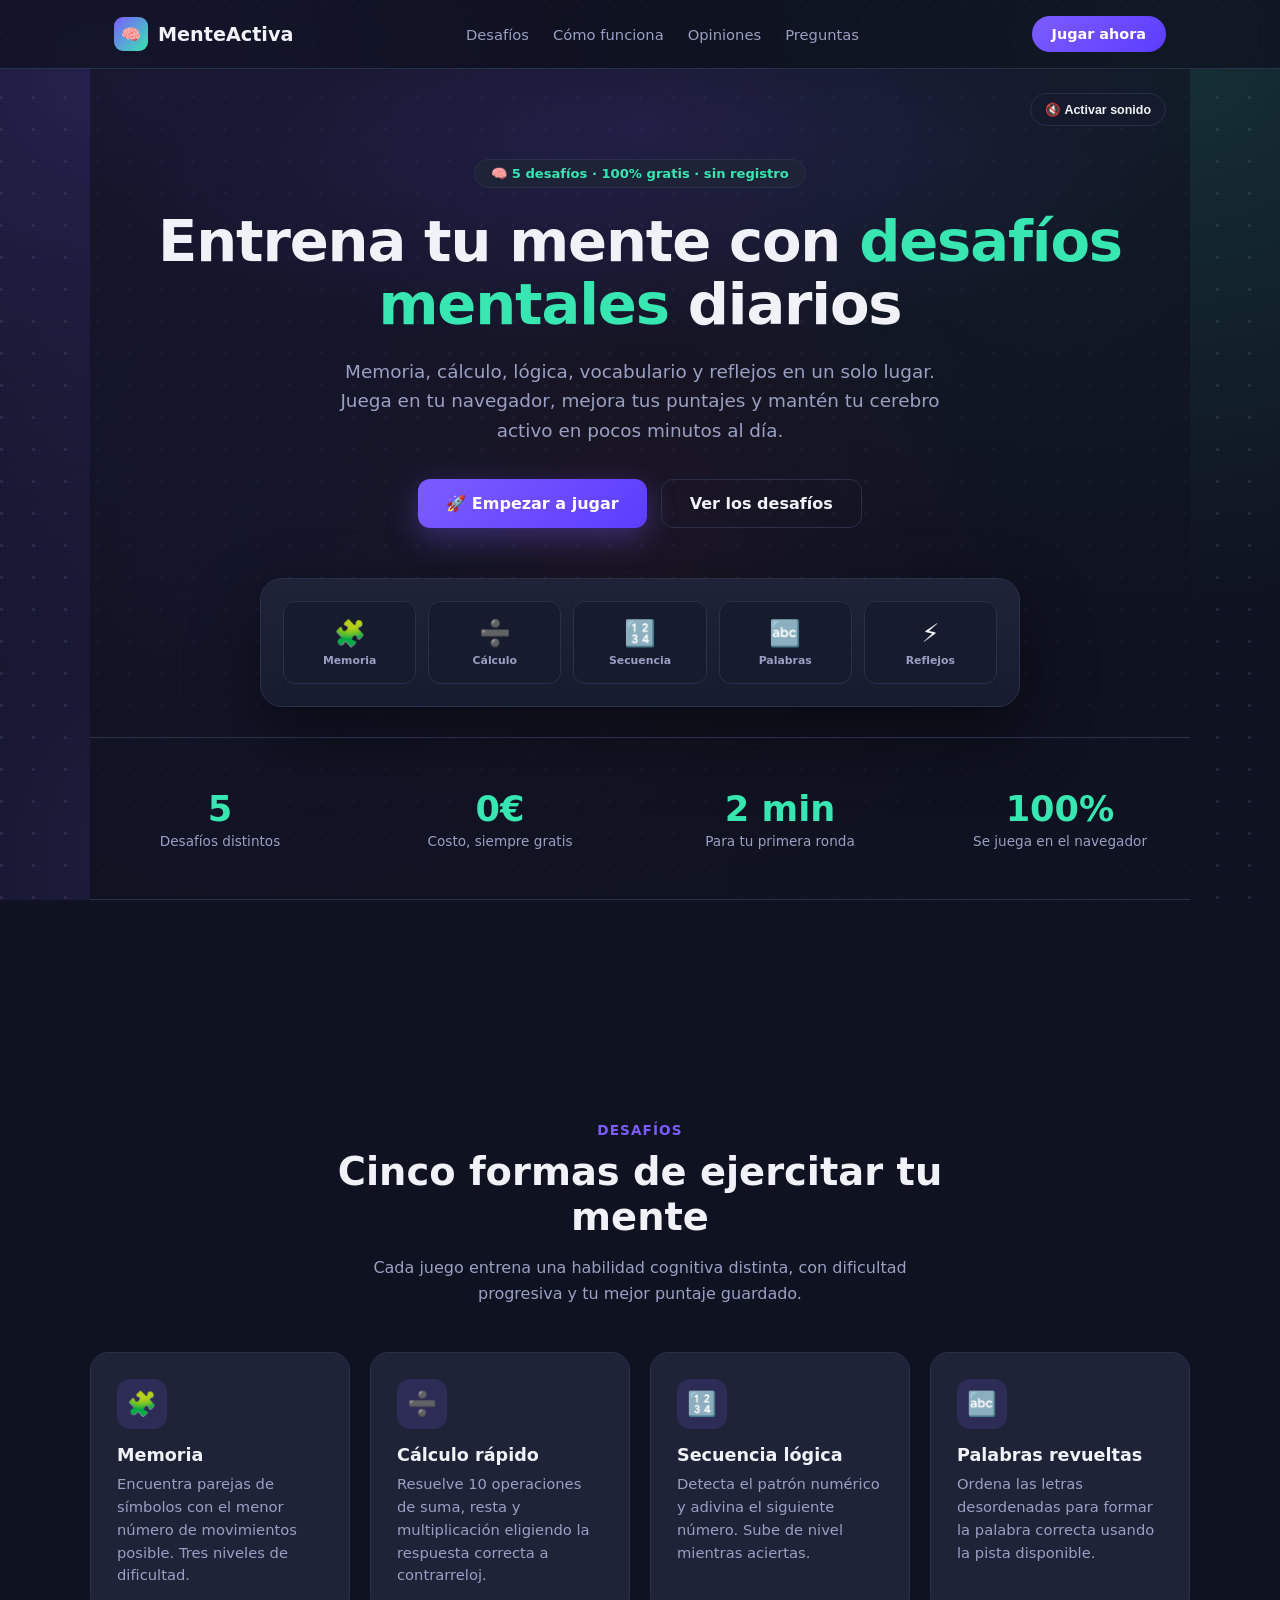
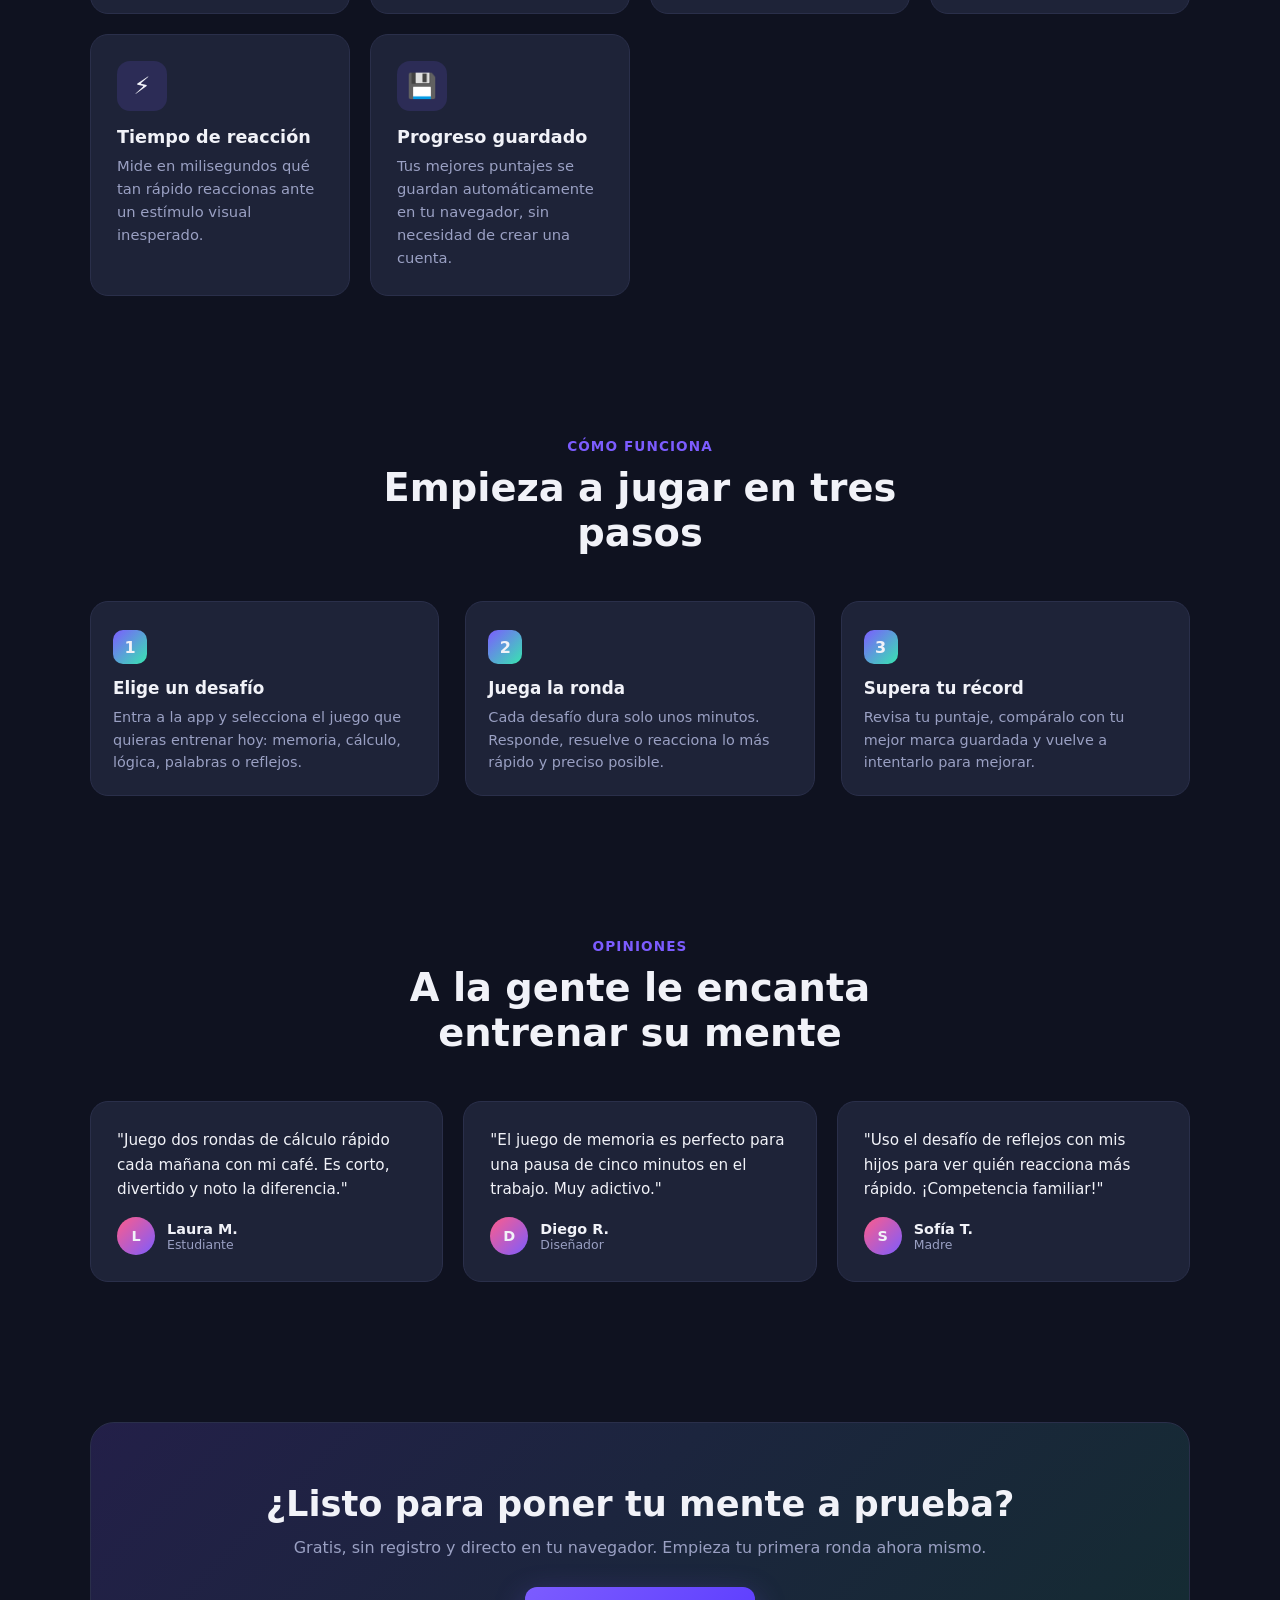
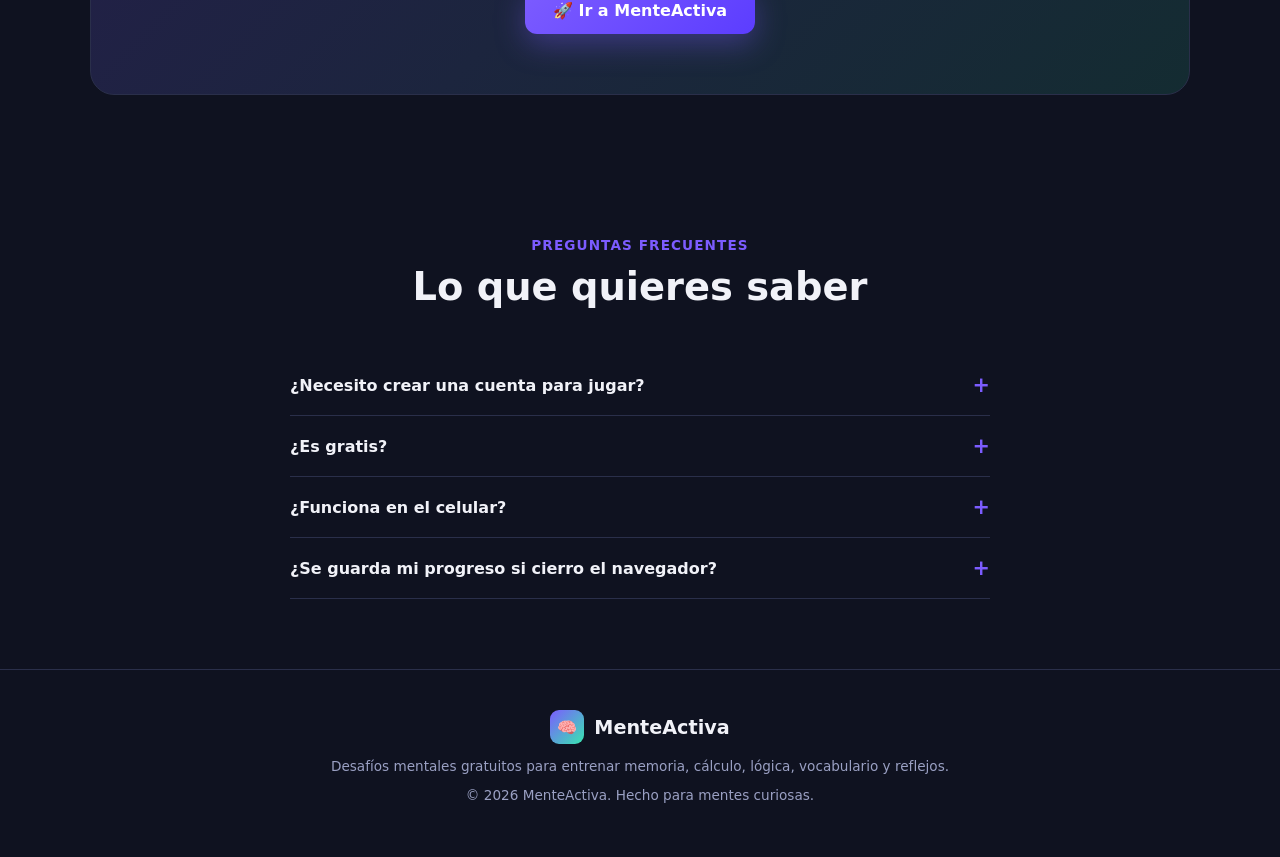
<file: index.html>
<!doctype html>
<html lang="es">
<head>
  <meta charset="UTF-8" />
  <meta http-equiv="refresh" content="0; url=landing/index.html" />
  <title>MenteActiva</title>
</head>
<body>
  <p>Redirigiendo a <a href="landing/index.html">MenteActiva</a>...</p>
</body>
</html>
</file>
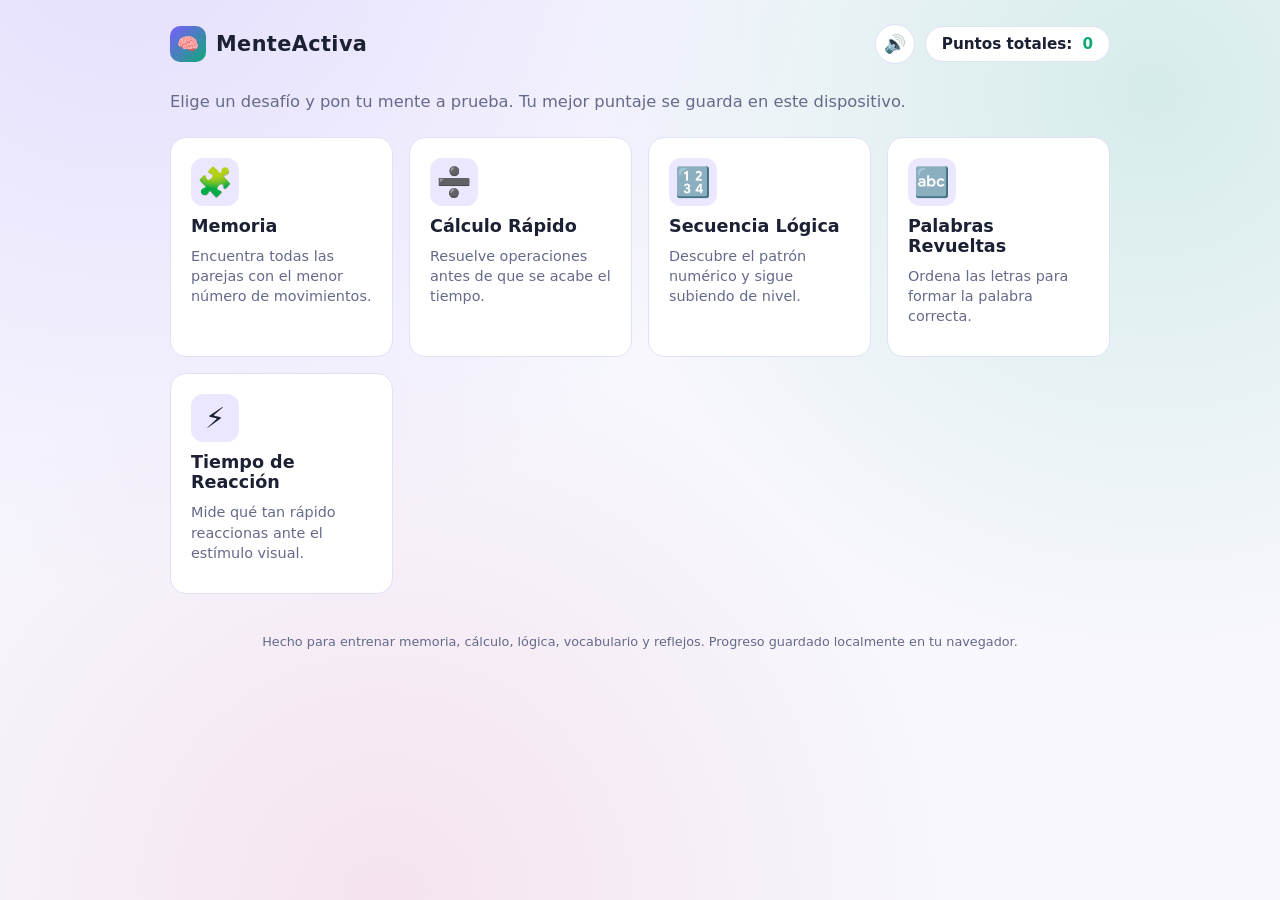
<file: app/index.html>
<!doctype html>
<html lang="es">
<head>
  <meta charset="UTF-8" />
  <meta name="viewport" content="width=device-width, initial-scale=1.0" />
  <title>MenteActiva — Desafíos Mentales</title>
  <meta name="description" content="Entrena tu mente con desafíos de memoria, cálculo, lógica, palabras y reflejos." />
  <link rel="icon" href="data:image/svg+xml,<svg xmlns=%22http://www.w3.org/2000/svg%22 viewBox=%220 0 100 100%22><text y=%22.9em%22 font-size=%2290%22>🧠</text></svg>" />
  <link rel="stylesheet" href="style.css" />
</head>
<body>
  <div class="app-shell">
    <header class="app-header">
      <a class="brand" href="../landing/index.html">
        <span class="brand-mark">🧠</span>
        MenteActiva
      </a>
      <div class="header-controls">
        <button class="icon-btn" id="sound-toggle" title="Silenciar sonido" aria-label="Silenciar sonido">🔊</button>
        <div class="total-score">
          Puntos totales: <span class="value" id="total-score">0</span>
        </div>
      </div>
    </header>

    <!-- MENU -->
    <section id="view-menu" class="view active">
      <p class="hero-line">Elige un desafío y pon tu mente a prueba. Tu mejor puntaje se guarda en este dispositivo.</p>
      <div class="game-grid" id="game-grid"></div>
      <p class="footer-note">Hecho para entrenar memoria, cálculo, lógica, vocabulario y reflejos. Progreso guardado localmente en tu navegador.</p>
    </section>

    <!-- MEMORY GAME -->
    <section id="view-memory" class="view">
      <div class="panel">
        <div class="panel-header">
          <button class="back-btn" data-back>← Menú</button>
          <div class="stat-row">
            <span>Movimientos: <b id="mem-moves">0</b></span>
            <span>Tiempo: <b id="mem-time">0s</b></span>
            <span>Mejor: <b id="mem-best">—</b></span>
          </div>
        </div>
        <div class="center-col">
          <h2>Memoria</h2>
          <div class="difficulty-row" id="mem-diff"></div>
          <div class="memory-grid" id="memory-grid"></div>
          <div class="feedback" id="mem-feedback"></div>
        </div>
      </div>
    </section>

    <!-- MATH GAME -->
    <section id="view-math" class="view">
      <div class="panel">
        <div class="panel-header">
          <button class="back-btn" data-back>← Menú</button>
          <div class="stat-row">
            <span>Pregunta: <b id="math-count">1</b>/<b id="math-total">10</b></span>
            <span>Aciertos: <b id="math-correct">0</b></span>
            <span>Mejor racha: <b id="math-best">0</b></span>
          </div>
        </div>
        <div class="center-col">
          <h2>Cálculo Rápido</h2>
          <div class="difficulty-row" id="math-diff"></div>
          <div class="progress-bar"><div class="progress-fill" id="math-progress"></div></div>
          <div class="timer-row">
            ⏱️ <div class="progress-bar"><div class="timer-fill" id="math-timer-fill"></div></div>
            <span id="math-timer-label">15s</span>
          </div>
          <div class="big-number" id="math-question">?</div>
          <div class="option-grid" id="math-options"></div>
          <div class="feedback" id="math-feedback"></div>
        </div>
      </div>
    </section>

    <!-- SEQUENCE GAME -->
    <section id="view-sequence" class="view">
      <div class="panel">
        <div class="panel-header">
          <button class="back-btn" data-back>← Menú</button>
          <div class="stat-row">
            <span>Nivel: <b id="seq-level">1</b></span>
            <span>Mejor nivel: <b id="seq-best">0</b></span>
          </div>
        </div>
        <div class="center-col">
          <h2>Secuencia Lógica</h2>
          <div class="difficulty-row" id="seq-diff"></div>
          <p class="hero-line" style="margin:0">¿Qué número continúa la serie?</p>
          <div class="timer-row">
            ⏱️ <div class="progress-bar"><div class="timer-fill" id="seq-timer-fill"></div></div>
            <span id="seq-timer-label">15s</span>
          </div>
          <div class="sequence-display" id="seq-display"></div>
          <div class="option-grid" id="seq-options"></div>
          <div class="feedback" id="seq-feedback"></div>
        </div>
      </div>
    </section>

    <!-- WORD GAME -->
    <section id="view-word" class="view">
      <div class="panel">
        <div class="panel-header">
          <button class="back-btn" data-back>← Menú</button>
          <div class="stat-row">
            <span>Palabra: <b id="word-count">1</b>/<b id="word-total">8</b></span>
            <span>Aciertos: <b id="word-correct">0</b></span>
            <span>Mejor: <b id="word-best">0</b></span>
          </div>
        </div>
        <div class="center-col">
          <h2>Palabras Revueltas</h2>
          <div class="difficulty-row" id="word-diff"></div>
          <p class="hero-line" style="margin:0" id="word-hint">Pista aquí</p>
          <div class="timer-row">
            ⏱️ <div class="progress-bar"><div class="timer-fill" id="word-timer-fill"></div></div>
            <span id="word-timer-label">20s</span>
          </div>
          <div class="big-number" id="word-scrambled" style="letter-spacing:0.1em;font-size:2.2rem">?</div>
          <input type="text" id="word-input" placeholder="Escribe tu respuesta" autocomplete="off" />
          <button class="btn" id="word-submit">Comprobar</button>
          <div class="feedback" id="word-feedback"></div>
        </div>
      </div>
    </section>

    <!-- REACTION GAME -->
    <section id="view-reaction" class="view">
      <div class="panel">
        <div class="panel-header">
          <button class="back-btn" data-back>← Menú</button>
          <div class="stat-row">
            <span>Ronda: <b id="reac-count">1</b>/<b id="reac-total">5</b></span>
            <span>Promedio: <b id="reac-avg">—</b></span>
            <span>Mejor: <b id="reac-best">—</b></span>
          </div>
        </div>
        <div class="center-col">
          <h2>Tiempo de Reacción</h2>
          <div class="difficulty-row" id="reac-diff"></div>
          <p class="hero-line" style="margin:0">Espera a que el recuadro se ponga verde y haz clic lo más rápido posible.</p>
          <div class="reaction-box wait" id="reaction-box">Haz clic para empezar</div>
          <div class="feedback" id="reac-feedback"></div>
        </div>
      </div>
    </section>

    <!-- RESULT -->
    <section id="view-result" class="view">
      <div class="panel">
        <div class="center-col">
          <h2 id="result-title">¡Buen trabajo!</h2>
          <div class="result-summary">
            <span class="score-value" id="result-score">0</span>
            <span id="result-detail" class="hero-line" style="margin:0"></span>
          </div>
          <div style="display:flex;gap:12px;flex-wrap:wrap;justify-content:center">
            <button class="btn" id="result-retry">Reintentar</button>
            <button class="btn btn-secondary" data-back>Volver al menú</button>
          </div>
        </div>
      </div>
    </section>
  </div>

  <script src="app.js"></script>
</body>
</html>
</file>
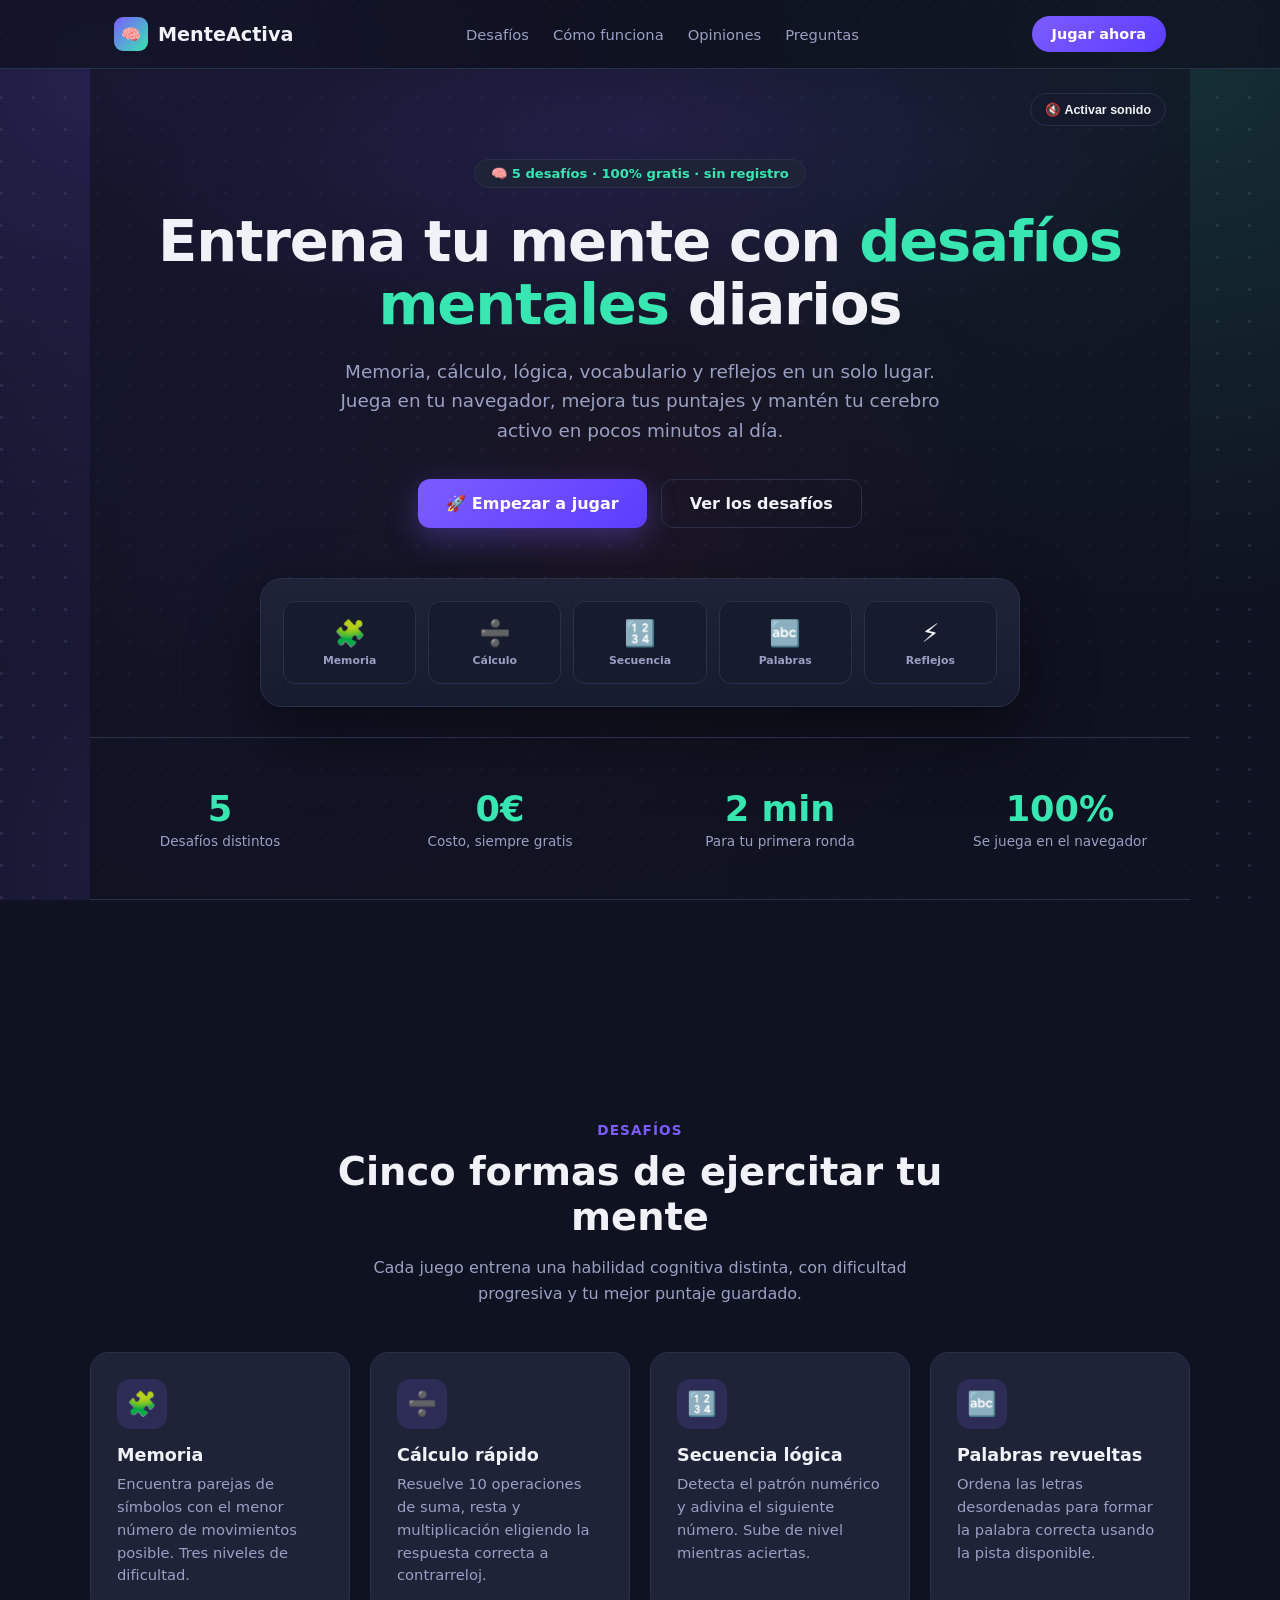
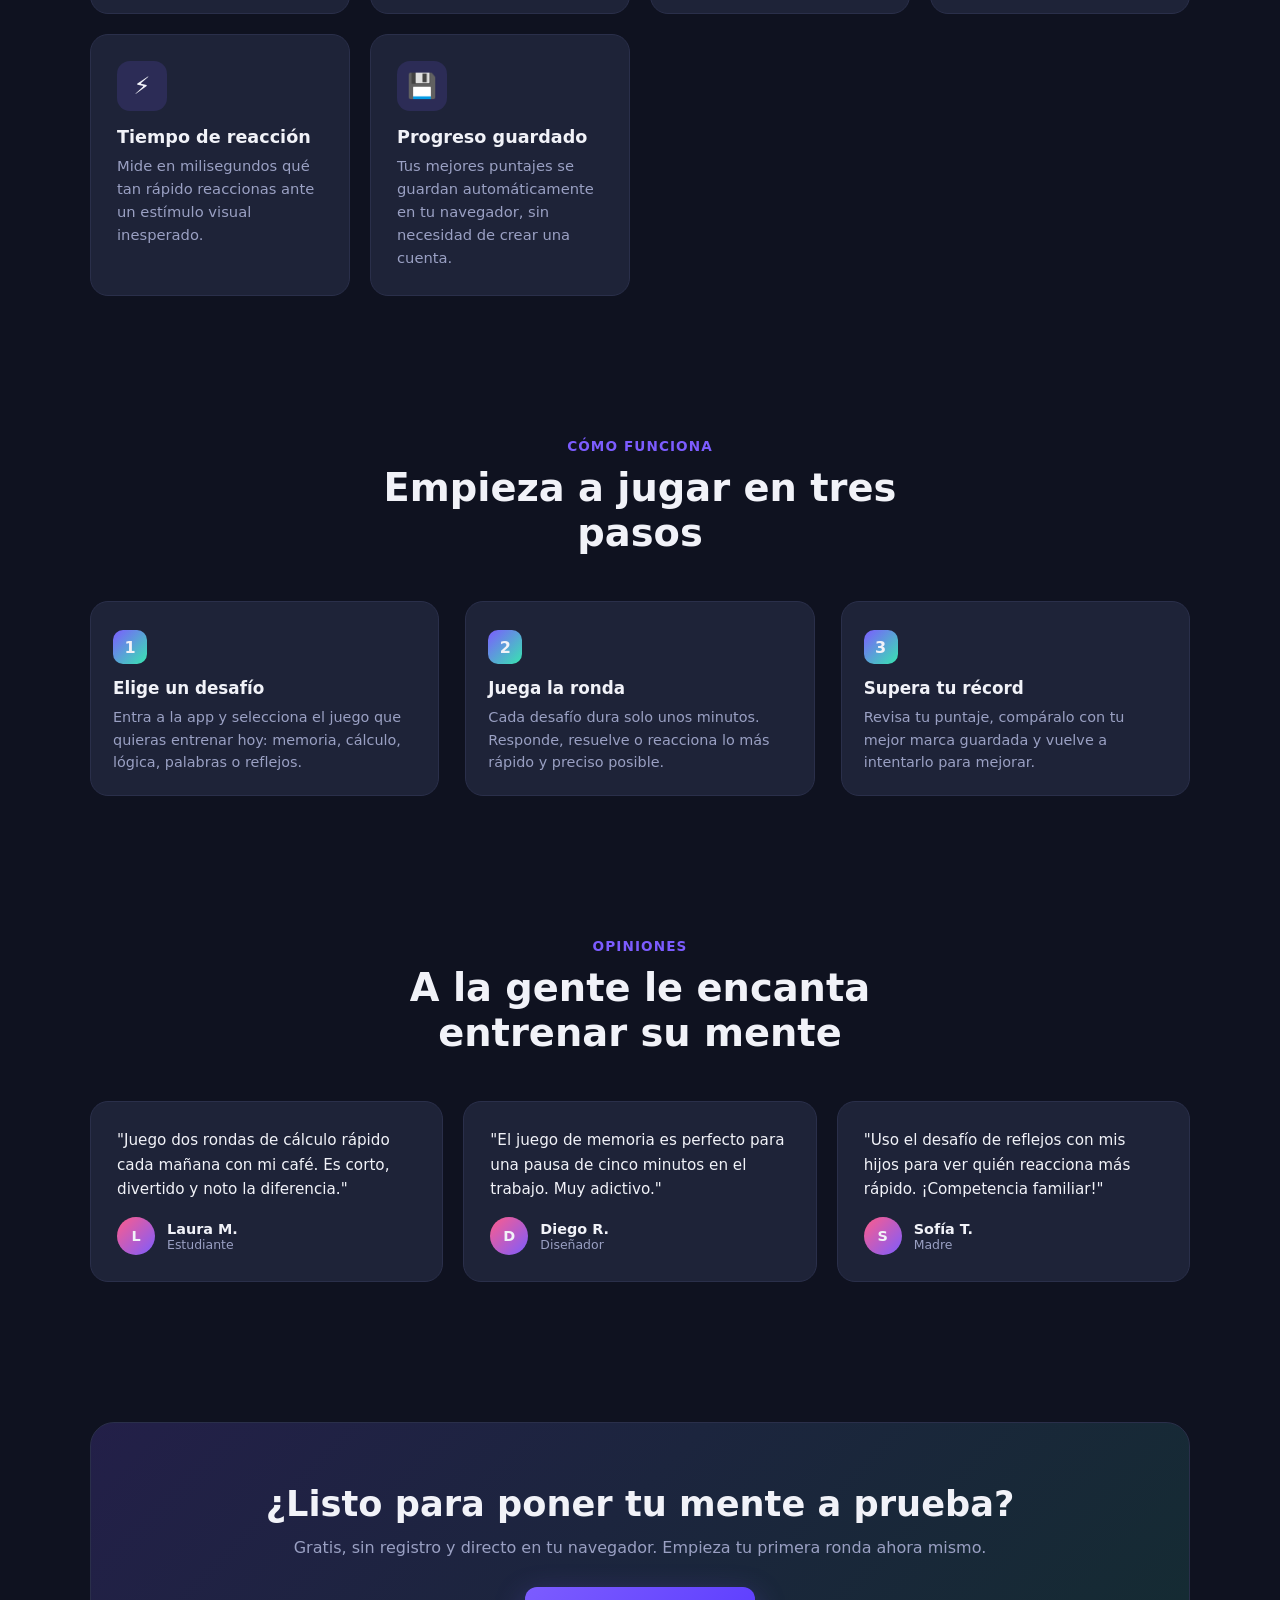
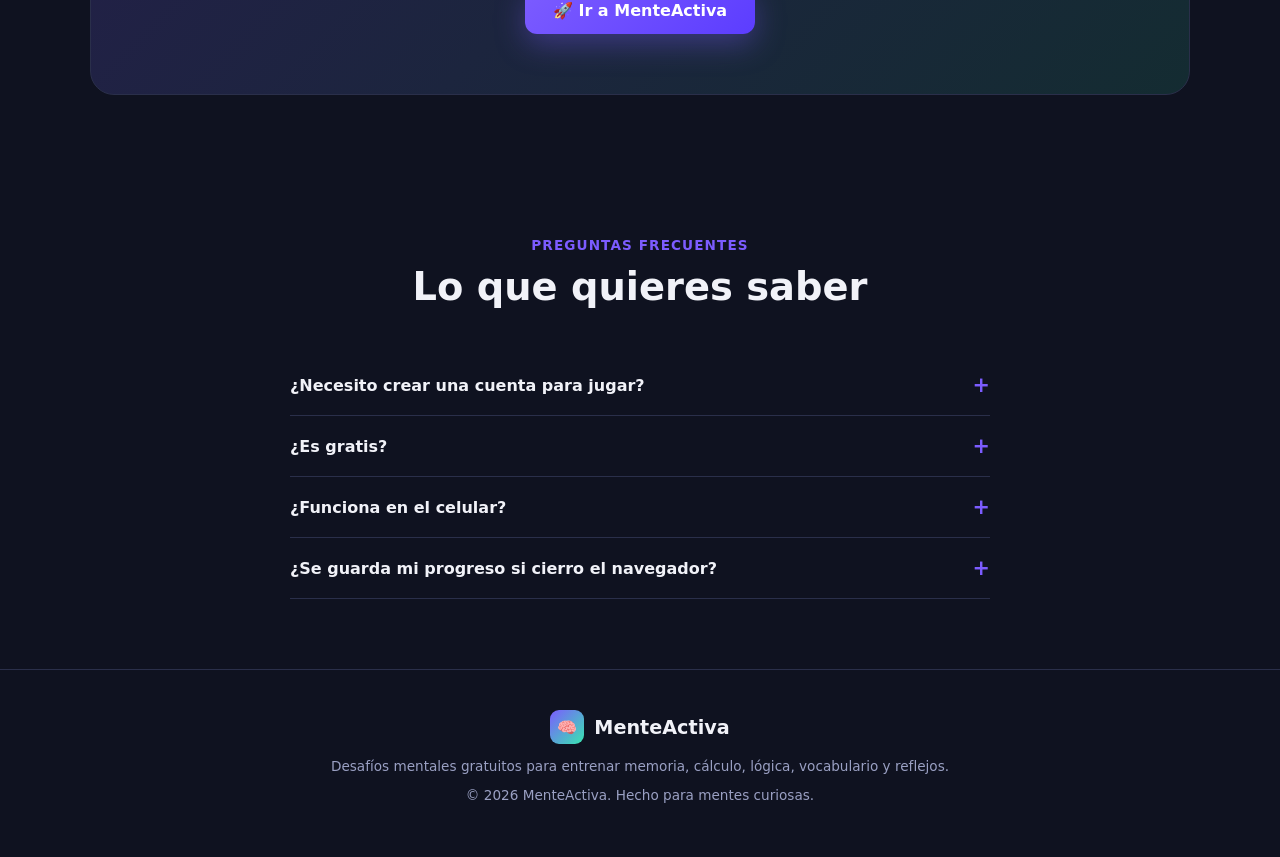
<file: landing/index.html>
<!doctype html>
<html lang="es">
<head>
  <meta charset="UTF-8" />
  <meta name="viewport" content="width=device-width, initial-scale=1.0" />
  <title>MenteActiva — Entrena tu mente con desafíos diarios</title>
  <meta name="description" content="MenteActiva es una app gratuita con desafíos de memoria, cálculo, lógica, vocabulario y reflejos. Entrena tu mente en minutos, sin registro." />
  <link rel="icon" href="data:image/svg+xml,<svg xmlns=%22http://www.w3.org/2000/svg%22 viewBox=%220 0 100 100%22><text y=%22.9em%22 font-size=%2290%22>🧠</text></svg>" />
  <link rel="stylesheet" href="style.css" />
</head>
<body>

  <nav class="nav">
    <div class="nav-inner">
      <a class="brand" href="#top">
        <span class="brand-mark">🧠</span>
        MenteActiva
      </a>
      <div class="nav-links">
        <a href="#features">Desafíos</a>
        <a href="#how">Cómo funciona</a>
        <a href="#testimonials">Opiniones</a>
        <a href="#faq">Preguntas</a>
      </div>
      <a class="nav-cta" href="../app/index.html">Jugar ahora</a>
    </div>
  </nav>

  <header id="top" class="hero container">
    <div class="hero-bg-video" aria-hidden="true">
      <video id="hero-video" autoplay muted loop playsinline preload="auto">
        <source src="assets/puzzle-hero.mp4" type="video/mp4" />
      </video>
      <div class="hero-bg-fade"></div>
    </div>
    <button id="hero-sound-toggle" class="hero-sound-btn" type="button" aria-pressed="false">
      🔇 Activar sonido
    </button>
    <div class="eyebrow">🧠 5 desafíos · 100% gratis · sin registro</div>
    <h1>Entrena tu mente con <span>desafíos mentales</span> diarios</h1>
    <p class="lead">
      Memoria, cálculo, lógica, vocabulario y reflejos en un solo lugar. Juega en tu navegador,
      mejora tus puntajes y mantén tu cerebro activo en pocos minutos al día.
    </p>
    <div class="hero-ctas">
      <a class="btn btn-primary" href="../app/index.html">🚀 Empezar a jugar</a>
      <a class="btn btn-outline" href="#features">Ver los desafíos</a>
    </div>

    <div class="hero-preview">
      <div class="preview-row">
        <div class="preview-tile">🧩<small>Memoria</small></div>
        <div class="preview-tile">➗<small>Cálculo</small></div>
        <div class="preview-tile">🔢<small>Secuencia</small></div>
        <div class="preview-tile">🔤<small>Palabras</small></div>
        <div class="preview-tile">⚡<small>Reflejos</small></div>
      </div>
    </div>

    <div class="stats container" style="padding-left:0;padding-right:0">
      <div class="stat"><div class="num">5</div><div class="label">Desafíos distintos</div></div>
      <div class="stat"><div class="num">0€</div><div class="label">Costo, siempre gratis</div></div>
      <div class="stat"><div class="num">2 min</div><div class="label">Para tu primera ronda</div></div>
      <div class="stat"><div class="num">100%</div><div class="label">Se juega en el navegador</div></div>
    </div>
  </header>

  <section id="features" class="block container">
    <div class="section-head">
      <span class="tag">Desafíos</span>
      <h2>Cinco formas de ejercitar tu mente</h2>
      <p>Cada juego entrena una habilidad cognitiva distinta, con dificultad progresiva y tu mejor puntaje guardado.</p>
    </div>
    <div class="features-grid">
      <div class="feature-card">
        <div class="feature-icon">🧩</div>
        <h3>Memoria</h3>
        <p>Encuentra parejas de símbolos con el menor número de movimientos posible. Tres niveles de dificultad.</p>
      </div>
      <div class="feature-card">
        <div class="feature-icon">➗</div>
        <h3>Cálculo rápido</h3>
        <p>Resuelve 10 operaciones de suma, resta y multiplicación eligiendo la respuesta correcta a contrarreloj.</p>
      </div>
      <div class="feature-card">
        <div class="feature-icon">🔢</div>
        <h3>Secuencia lógica</h3>
        <p>Detecta el patrón numérico y adivina el siguiente número. Sube de nivel mientras aciertas.</p>
      </div>
      <div class="feature-card">
        <div class="feature-icon">🔤</div>
        <h3>Palabras revueltas</h3>
        <p>Ordena las letras desordenadas para formar la palabra correcta usando la pista disponible.</p>
      </div>
      <div class="feature-card">
        <div class="feature-icon">⚡</div>
        <h3>Tiempo de reacción</h3>
        <p>Mide en milisegundos qué tan rápido reaccionas ante un estímulo visual inesperado.</p>
      </div>
      <div class="feature-card">
        <div class="feature-icon">💾</div>
        <h3>Progreso guardado</h3>
        <p>Tus mejores puntajes se guardan automáticamente en tu navegador, sin necesidad de crear una cuenta.</p>
      </div>
    </div>
  </section>

  <section id="how" class="block container">
    <div class="section-head">
      <span class="tag">Cómo funciona</span>
      <h2>Empieza a jugar en tres pasos</h2>
    </div>
    <div class="steps">
      <div class="step">
        <div class="step-num">1</div>
        <h3>Elige un desafío</h3>
        <p>Entra a la app y selecciona el juego que quieras entrenar hoy: memoria, cálculo, lógica, palabras o reflejos.</p>
      </div>
      <div class="step">
        <div class="step-num">2</div>
        <h3>Juega la ronda</h3>
        <p>Cada desafío dura solo unos minutos. Responde, resuelve o reacciona lo más rápido y preciso posible.</p>
      </div>
      <div class="step">
        <div class="step-num">3</div>
        <h3>Supera tu récord</h3>
        <p>Revisa tu puntaje, compáralo con tu mejor marca guardada y vuelve a intentarlo para mejorar.</p>
      </div>
    </div>
  </section>

  <section id="testimonials" class="block container">
    <div class="section-head">
      <span class="tag">Opiniones</span>
      <h2>A la gente le encanta entrenar su mente</h2>
    </div>
    <div class="testimonials">
      <div class="testimonial">
        <p class="quote">"Juego dos rondas de cálculo rápido cada mañana con mi café. Es corto, divertido y noto la diferencia."</p>
        <div class="who">
          <div class="avatar">L</div>
          <div><div class="name">Laura M.</div><div class="role">Estudiante</div></div>
        </div>
      </div>
      <div class="testimonial">
        <p class="quote">"El juego de memoria es perfecto para una pausa de cinco minutos en el trabajo. Muy adictivo."</p>
        <div class="who">
          <div class="avatar">D</div>
          <div><div class="name">Diego R.</div><div class="role">Diseñador</div></div>
        </div>
      </div>
      <div class="testimonial">
        <p class="quote">"Uso el desafío de reflejos con mis hijos para ver quién reacciona más rápido. ¡Competencia familiar!"</p>
        <div class="who">
          <div class="avatar">S</div>
          <div><div class="name">Sofía T.</div><div class="role">Madre</div></div>
        </div>
      </div>
    </div>
  </section>

  <section class="block container">
    <div class="cta-band">
      <h2>¿Listo para poner tu mente a prueba?</h2>
      <p>Gratis, sin registro y directo en tu navegador. Empieza tu primera ronda ahora mismo.</p>
      <a class="btn btn-primary" href="../app/index.html">🚀 Ir a MenteActiva</a>
    </div>
  </section>

  <section id="faq" class="block container">
    <div class="section-head">
      <span class="tag">Preguntas frecuentes</span>
      <h2>Lo que quieres saber</h2>
    </div>
    <div style="max-width:700px;margin:0 auto">
      <details class="faq-item">
        <summary>¿Necesito crear una cuenta para jugar?</summary>
        <p>No. MenteActiva funciona directamente en tu navegador y guarda tus mejores puntajes localmente, sin necesidad de registro.</p>
      </details>
      <details class="faq-item">
        <summary>¿Es gratis?</summary>
        <p>Sí, todos los desafíos son completamente gratuitos y no tienen anuncios ni compras dentro de la app.</p>
      </details>
      <details class="faq-item">
        <summary>¿Funciona en el celular?</summary>
        <p>Sí, la interfaz se adapta a pantallas de computadora, tablet y móvil.</p>
      </details>
      <details class="faq-item">
        <summary>¿Se guarda mi progreso si cierro el navegador?</summary>
        <p>Sí, tus mejores marcas se guardan en el almacenamiento local de tu navegador y siguen ahí la próxima vez que entres, en ese mismo dispositivo y navegador.</p>
      </details>
    </div>
  </section>

  <footer>
    <div class="container">
      <div class="brand">
        <span class="brand-mark">🧠</span>
        MenteActiva
      </div>
      <p>Desafíos mentales gratuitos para entrenar memoria, cálculo, lógica, vocabulario y reflejos.</p>
      <p>© 2026 MenteActiva. Hecho para mentes curiosas.</p>
    </div>
  </footer>

  <script>
    const heroVideo = document.getElementById("hero-video");
    const soundBtn = document.getElementById("hero-sound-toggle");
    soundBtn.addEventListener("click", () => {
      const nowMuted = !heroVideo.muted;
      heroVideo.muted = nowMuted;
      if (!nowMuted) heroVideo.play().catch(() => {});
      soundBtn.textContent = nowMuted ? "🔇 Activar sonido" : "🔊 Silenciar";
      soundBtn.setAttribute("aria-pressed", String(!nowMuted));
    });
  </script>
</body>
</html>
</file>
<file: app/style.css>
:root {
  --bg: #f7f7fd;
  --bg-elev: #edf0fb;
  --bg-card: #ffffff;
  --border: #dfe2f5;
  --text: #1c2033;
  --text-dim: #656a8a;
  --accent: #7c5cff;
  --accent-2: #0ea975;
  --accent-3: #e0356f;
  --warn: #e08a00;
  --radius: 16px;
  --shadow: 0 10px 30px rgba(124, 92, 255, 0.16);
  font-size: 16px;
}

* { box-sizing: border-box; }

html, body {
  margin: 0;
  padding: 0;
  background:
    radial-gradient(circle at 10% -10%, rgba(124, 92, 255, 0.16) 0%, transparent 45%),
    radial-gradient(circle at 90% 10%, rgba(14, 169, 117, 0.14) 0%, transparent 40%),
    radial-gradient(circle at 30% 100%, rgba(224, 53, 111, 0.10) 0%, transparent 45%),
    var(--bg);
  color: var(--text);
  font-family: "Segoe UI", system-ui, -apple-system, sans-serif;
  min-height: 100vh;
}

a { color: inherit; }

.app-shell {
  max-width: 980px;
  margin: 0 auto;
  padding: 24px 20px 60px;
}

.app-header {
  display: flex;
  align-items: center;
  justify-content: space-between;
  gap: 16px;
  margin-bottom: 28px;
  flex-wrap: wrap;
}

.brand {
  display: flex;
  align-items: center;
  gap: 10px;
  font-weight: 800;
  font-size: 1.3rem;
  letter-spacing: 0.02em;
  text-decoration: none;
}

.brand-mark {
  width: 36px;
  height: 36px;
  border-radius: 10px;
  background: linear-gradient(135deg, var(--accent), var(--accent-2));
  display: flex;
  align-items: center;
  justify-content: center;
  font-size: 1.1rem;
}

.header-controls {
  display: flex;
  align-items: center;
  gap: 10px;
}

.total-score {
  display: flex;
  align-items: center;
  gap: 10px;
  background: var(--bg-card);
  border: 1px solid var(--border);
  border-radius: 999px;
  padding: 8px 16px;
  font-weight: 600;
  font-size: 0.95rem;
}

.total-score .value {
  color: var(--accent-2);
  font-weight: 800;
}

.icon-btn {
  width: 40px;
  height: 40px;
  border-radius: 50%;
  background: var(--bg-card);
  border: 1px solid var(--border);
  color: var(--text);
  font-size: 1.1rem;
  cursor: pointer;
  display: flex;
  align-items: center;
  justify-content: center;
}
.icon-btn:hover { border-color: var(--accent); }

.view { display: none; }
.view.active { display: block; }

.hero-line {
  color: var(--text-dim);
  margin: 0 0 26px;
  font-size: 1.02rem;
}

.game-grid {
  display: grid;
  grid-template-columns: repeat(auto-fit, minmax(220px, 1fr));
  gap: 16px;
}

.game-card {
  background: var(--bg-card);
  border: 1px solid var(--border);
  border-radius: var(--radius);
  padding: 20px;
  cursor: pointer;
  text-align: left;
  color: var(--text);
  transition: transform 0.15s ease, border-color 0.15s ease, box-shadow 0.15s ease;
  display: flex;
  flex-direction: column;
  gap: 10px;
  font-family: inherit;
}

.game-card:hover {
  transform: translateY(-3px);
  border-color: var(--accent);
  box-shadow: var(--shadow);
}

.game-icon {
  font-size: 1.8rem;
  width: 48px;
  height: 48px;
  border-radius: 12px;
  display: flex;
  align-items: center;
  justify-content: center;
  background: rgba(124, 92, 255, 0.15);
}

.game-card h3 { margin: 0; font-size: 1.1rem; }
.game-card p { margin: 0; color: var(--text-dim); font-size: 0.9rem; line-height: 1.4; }

.game-best {
  margin-top: auto;
  font-size: 0.8rem;
  color: var(--accent-2);
  font-weight: 700;
}

.panel {
  background: var(--bg-card);
  border: 1px solid var(--border);
  border-radius: var(--radius);
  padding: 24px;
  box-shadow: var(--shadow);
}

.panel-header {
  display: flex;
  align-items: center;
  justify-content: space-between;
  margin-bottom: 18px;
  gap: 12px;
  flex-wrap: wrap;
}

.back-btn {
  background: none;
  border: 1px solid var(--border);
  color: var(--text-dim);
  border-radius: 999px;
  padding: 7px 14px;
  cursor: pointer;
  font-size: 0.85rem;
  font-weight: 600;
}
.back-btn:hover { color: var(--text); border-color: var(--accent); }

.stat-row {
  display: flex;
  gap: 18px;
  flex-wrap: wrap;
  font-size: 0.9rem;
  color: var(--text-dim);
}
.stat-row b { color: var(--text); }

.btn {
  background: linear-gradient(135deg, var(--accent), #5c3dff);
  color: white;
  border: none;
  border-radius: 10px;
  padding: 12px 22px;
  font-size: 1rem;
  font-weight: 700;
  cursor: pointer;
  transition: filter 0.15s ease, transform 0.15s ease;
}
.btn:hover { filter: brightness(1.1); transform: translateY(-1px); }
.btn:disabled { opacity: 0.5; cursor: not-allowed; transform: none; }

.btn-secondary {
  background: var(--bg-elev);
  border: 1px solid var(--border);
  color: var(--text);
}

.btn-ghost {
  background: transparent;
  border: 1px dashed var(--border);
  color: var(--text-dim);
}

.center-col {
  display: flex;
  flex-direction: column;
  align-items: center;
  gap: 18px;
  text-align: center;
  padding: 10px 0 4px;
}

.big-number {
  font-size: 3rem;
  font-weight: 800;
  letter-spacing: -0.02em;
}

.option-grid {
  display: grid;
  grid-template-columns: repeat(2, 1fr);
  gap: 12px;
  width: 100%;
  max-width: 420px;
}

.option-btn {
  background: var(--bg-elev);
  border: 1px solid var(--border);
  color: var(--text);
  border-radius: 12px;
  padding: 16px;
  font-size: 1.15rem;
  font-weight: 700;
  cursor: pointer;
}
.option-btn:hover { border-color: var(--accent); }
.option-btn.correct { background: rgba(55, 230, 176, 0.18); border-color: var(--accent-2); }
.option-btn.wrong { background: rgba(255, 92, 138, 0.18); border-color: var(--accent-3); }

input[type="text"], input[type="number"] {
  background: var(--bg-elev);
  border: 1px solid var(--border);
  color: var(--text);
  border-radius: 10px;
  padding: 12px 14px;
  font-size: 1.1rem;
  text-align: center;
  width: 100%;
  max-width: 260px;
}
input:focus { outline: 2px solid var(--accent); }

.progress-bar {
  width: 100%;
  height: 8px;
  border-radius: 999px;
  background: var(--bg-elev);
  overflow: hidden;
  border: 1px solid var(--border);
}
.progress-fill {
  height: 100%;
  background: linear-gradient(90deg, var(--accent-2), var(--accent));
  width: 100%;
  transition: width 0.15s linear;
}

.memory-grid {
  display: grid;
  grid-template-columns: repeat(4, 1fr);
  gap: 12px;
  width: 100%;
  max-width: 480px;
  margin: 0 auto;
}

.memory-tile {
  aspect-ratio: 1;
  border-radius: 14px;
  background: var(--bg-elev);
  border: 1px solid var(--border);
  display: flex;
  align-items: center;
  justify-content: center;
  font-size: 3rem;
  line-height: 1;
  cursor: pointer;
  user-select: none;
}
.memory-tile.flipped, .memory-tile.matched {
  background: rgba(124, 92, 255, 0.18);
  border-color: var(--accent);
}
.memory-tile.matched { opacity: 0.55; cursor: default; }

.feedback {
  min-height: 24px;
  font-weight: 700;
  font-size: 1rem;
}
.feedback.good { color: var(--accent-2); }
.feedback.bad { color: var(--accent-3); }

.result-summary {
  display: flex;
  flex-direction: column;
  gap: 6px;
  align-items: center;
}
.result-summary .score-value {
  font-size: 2.6rem;
  font-weight: 800;
  color: var(--accent-2);
}

.sequence-display {
  display: flex;
  gap: 10px;
  flex-wrap: wrap;
  justify-content: center;
}
.sequence-chip {
  background: var(--bg-elev);
  border: 1px solid var(--border);
  border-radius: 10px;
  padding: 10px 16px;
  font-weight: 700;
  font-size: 1.2rem;
}

.difficulty-row {
  display: flex;
  gap: 8px;
  flex-wrap: wrap;
  justify-content: center;
}
.diff-btn {
  background: var(--bg-elev);
  border: 1px solid var(--border);
  color: var(--text-dim);
  border-radius: 999px;
  padding: 8px 16px;
  font-size: 0.85rem;
  font-weight: 700;
  cursor: pointer;
}
.diff-btn.active { color: white; border-color: var(--accent); background: var(--accent); }

.footer-note {
  margin-top: 40px;
  text-align: center;
  color: var(--text-dim);
  font-size: 0.8rem;
}

.reaction-box {
  width: 100%;
  max-width: 420px;
  height: 220px;
  border-radius: var(--radius);
  border: 1px solid var(--border);
  display: flex;
  align-items: center;
  justify-content: center;
  font-size: 1.3rem;
  font-weight: 700;
  cursor: pointer;
  background: var(--bg-elev);
  transition: background 0.1s ease;
}
.reaction-box.wait { background: rgba(255, 92, 138, 0.15); }
.reaction-box.go { background: rgba(55, 230, 176, 0.28); }

.timer-row {
  display: flex;
  align-items: center;
  gap: 10px;
  width: 100%;
  max-width: 420px;
  margin: 0 auto;
  font-size: 0.85rem;
  color: var(--text-dim);
  font-weight: 700;
}
.timer-row .progress-bar { flex: 1; }
.timer-fill {
  height: 100%;
  background: linear-gradient(90deg, var(--accent-2), var(--warn));
  width: 100%;
  transition: width 0.1s linear;
}
.timer-fill.low { background: linear-gradient(90deg, var(--accent-3), #ff2f5c); }

@media (max-width: 520px) {
  .big-number { font-size: 2.2rem; }
  .option-grid { grid-template-columns: 1fr 1fr; }
  .memory-tile { font-size: 2.2rem; }
}
</file>
<file: landing/style.css>
:root {
  --bg: #0f1220;
  --bg-elev: #171b2e;
  --bg-card: #1e2338;
  --border: #2a2f4a;
  --text: #f1f2f8;
  --text-dim: #9aa0c3;
  --accent: #7c5cff;
  --accent-2: #37e6b0;
  --accent-3: #ff5c8a;
  --radius: 18px;
}

* { box-sizing: border-box; }

html, body {
  margin: 0;
  padding: 0;
  color: var(--text);
  font-family: "Segoe UI", system-ui, -apple-system, sans-serif;
  scroll-behavior: smooth;
}

body {
  background-color: var(--bg);
  background-image:
    radial-gradient(circle at 8% 8%, rgba(124, 92, 255, 0.20), transparent 42%),
    radial-gradient(circle at 92% 4%, rgba(55, 230, 176, 0.14), transparent 40%),
    radial-gradient(circle at 50% 60%, rgba(255, 92, 138, 0.10), transparent 45%),
    radial-gradient(circle at 15% 95%, rgba(124, 92, 255, 0.14), transparent 40%),
    url("data:image/svg+xml,%3Csvg xmlns='http://www.w3.org/2000/svg' width='32' height='32'%3E%3Ccircle cx='1.6' cy='1.6' r='1.6' fill='%232a2f4a' fill-opacity='0.7'/%3E%3C/svg%3E");
  background-repeat: no-repeat, no-repeat, no-repeat, no-repeat, repeat;
  background-attachment: fixed, fixed, fixed, fixed, fixed;
}

a { color: inherit; text-decoration: none; }
img { max-width: 100%; }

.container {
  max-width: 1100px;
  margin: 0 auto;
  padding: 0 24px;
}

/* Nav */
.nav {
  position: sticky;
  top: 0;
  z-index: 20;
  backdrop-filter: blur(10px);
  background: rgba(15, 18, 32, 0.75);
  border-bottom: 1px solid var(--border);
}
.nav-inner {
  display: flex;
  align-items: center;
  justify-content: space-between;
  padding: 16px 24px;
  max-width: 1100px;
  margin: 0 auto;
}
.brand { display: flex; align-items: center; gap: 10px; font-weight: 800; font-size: 1.2rem; }
.brand-mark {
  width: 34px; height: 34px; border-radius: 9px;
  background: linear-gradient(135deg, var(--accent), var(--accent-2));
  display: flex; align-items: center; justify-content: center; font-size: 1rem;
}
.nav-links { display: flex; gap: 24px; font-size: 0.92rem; color: var(--text-dim); }
.nav-links a:hover { color: var(--text); }
.nav-cta {
  background: linear-gradient(135deg, var(--accent), #5c3dff);
  color: #fff; padding: 10px 20px; border-radius: 999px; font-weight: 700; font-size: 0.9rem;
}
.nav-cta:hover { filter: brightness(1.1); }

/* Hero */
.hero {
  position: relative;
  overflow: hidden;
  padding: 90px 0 70px;
  text-align: center;
}
.hero::before {
  content: "";
  position: absolute;
  inset: -20% -10% auto -10%;
  height: 500px;
  background: radial-gradient(ellipse at center, rgba(124,92,255,0.35), transparent 65%);
  z-index: -1;
}

.hero-bg-video {
  position: absolute;
  inset: 0;
  z-index: -1;
  overflow: hidden;
  pointer-events: none;
  border-radius: 0 0 32px 32px;
}
.hero-bg-video video {
  width: 100%;
  height: 100%;
  object-fit: cover;
  opacity: 0.65;
  filter: saturate(1.1);
}
.hero-bg-fade {
  position: absolute;
  inset: 0;
  background:
    linear-gradient(180deg, rgba(15,18,32,0.35) 0%, rgba(15,18,32,0.55) 55%, var(--bg) 100%),
    radial-gradient(ellipse at center, transparent 35%, rgba(15,18,32,0.5) 85%);
}
@media (max-width: 700px) {
  .hero-bg-video video { opacity: 0.45; }
}

.hero-sound-btn {
  position: absolute;
  top: 24px;
  right: 24px;
  z-index: 5;
  display: inline-flex;
  align-items: center;
  gap: 6px;
  background: rgba(23, 27, 46, 0.7);
  backdrop-filter: blur(6px);
  border: 1px solid var(--border);
  color: var(--text);
  padding: 8px 14px;
  border-radius: 999px;
  font-size: 0.78rem;
  font-weight: 700;
  cursor: pointer;
}
.hero-sound-btn:hover { border-color: var(--accent); }
.hero-sound-btn[aria-pressed="true"] { border-color: var(--accent-2); color: var(--accent-2); }
@media (max-width: 700px) {
  .hero-sound-btn { top: 12px; right: 12px; font-size: 0.72rem; padding: 7px 12px; }
}
.eyebrow {
  display: inline-flex;
  align-items: center;
  gap: 8px;
  background: var(--bg-card);
  border: 1px solid var(--border);
  padding: 6px 16px;
  border-radius: 999px;
  font-size: 0.82rem;
  color: var(--accent-2);
  font-weight: 700;
  margin-bottom: 22px;
}
.hero h1 {
  font-size: clamp(2.2rem, 5vw, 3.6rem);
  font-weight: 800;
  line-height: 1.1;
  margin: 0 0 20px;
  letter-spacing: -0.02em;
}
.hero h1 span { color: var(--accent-2); }
.hero p.lead {
  color: var(--text-dim);
  font-size: 1.15rem;
  max-width: 620px;
  margin: 0 auto 34px;
  line-height: 1.6;
}
.hero-ctas { display: flex; gap: 14px; justify-content: center; flex-wrap: wrap; margin-bottom: 50px; }

.btn {
  display: inline-flex;
  align-items: center;
  gap: 8px;
  padding: 14px 28px;
  border-radius: 12px;
  font-weight: 700;
  font-size: 1rem;
  cursor: pointer;
  border: none;
}
.btn-primary {
  background: linear-gradient(135deg, var(--accent), #5c3dff);
  color: #fff;
  box-shadow: 0 10px 30px rgba(124,92,255,0.35);
}
.btn-primary:hover { filter: brightness(1.08); }
.btn-outline {
  background: transparent;
  border: 1px solid var(--border);
  color: var(--text);
}
.btn-outline:hover { border-color: var(--accent); }

.hero-preview {
  max-width: 760px;
  margin: 0 auto;
  border-radius: 22px;
  border: 1px solid var(--border);
  background: linear-gradient(180deg, var(--bg-card), var(--bg-elev));
  padding: 22px;
  box-shadow: 0 30px 70px rgba(0,0,0,0.45);
}
.preview-row {
  display: grid;
  grid-template-columns: repeat(5, 1fr);
  gap: 12px;
}
.preview-tile {
  background: var(--bg-elev);
  border: 1px solid var(--border);
  border-radius: 12px;
  padding: 16px 8px;
  text-align: center;
  font-size: 1.6rem;
}
.preview-tile small {
  display: block;
  margin-top: 6px;
  font-size: 0.68rem;
  color: var(--text-dim);
  font-weight: 700;
}

/* Stats */
.stats {
  display: grid;
  grid-template-columns: repeat(auto-fit, minmax(160px, 1fr));
  gap: 20px;
  padding: 50px 0;
  border-top: 1px solid var(--border);
  border-bottom: 1px solid var(--border);
  margin: 30px 0 80px;
}
.stat { text-align: center; }
.stat .num { font-size: 2.2rem; font-weight: 800; color: var(--accent-2); }
.stat .label { color: var(--text-dim); font-size: 0.85rem; margin-top: 4px; }

/* Sections */
section.block { padding: 70px 0; }
.section-head { text-align: center; max-width: 620px; margin: 0 auto 46px; }
.section-head .tag { color: var(--accent); font-weight: 700; font-size: 0.85rem; text-transform: uppercase; letter-spacing: 0.08em; }
.section-head h2 { font-size: clamp(1.7rem, 3.5vw, 2.4rem); margin: 10px 0 12px; }
.section-head p { color: var(--text-dim); line-height: 1.6; }

.features-grid {
  display: grid;
  grid-template-columns: repeat(auto-fit, minmax(220px, 1fr));
  gap: 20px;
}
.feature-card {
  background: var(--bg-card);
  border: 1px solid var(--border);
  border-radius: var(--radius);
  padding: 26px;
  transition: transform 0.2s ease, border-color 0.2s ease;
}
.feature-card:hover { transform: translateY(-4px); border-color: var(--accent); }
.feature-icon {
  width: 50px; height: 50px; border-radius: 13px;
  background: rgba(124,92,255,0.15);
  display: flex; align-items: center; justify-content: center;
  font-size: 1.5rem; margin-bottom: 16px;
}
.feature-card h3 { margin: 0 0 8px; font-size: 1.1rem; }
.feature-card p { margin: 0; color: var(--text-dim); font-size: 0.92rem; line-height: 1.55; }

/* How it works */
.steps {
  display: grid;
  grid-template-columns: repeat(auto-fit, minmax(220px, 1fr));
  gap: 26px;
  counter-reset: step;
}
.step {
  position: relative;
  padding: 28px 22px 22px;
  background: var(--bg-card);
  border: 1px solid var(--border);
  border-radius: var(--radius);
}
.step .step-num {
  width: 34px; height: 34px;
  border-radius: 10px;
  background: linear-gradient(135deg, var(--accent), var(--accent-2));
  display: flex; align-items: center; justify-content: center;
  font-weight: 800; margin-bottom: 14px;
}
.step h3 { margin: 0 0 8px; font-size: 1.05rem; }
.step p { margin: 0; color: var(--text-dim); font-size: 0.9rem; line-height: 1.55; }

/* Testimonials */
.testimonials {
  display: grid;
  grid-template-columns: repeat(auto-fit, minmax(260px, 1fr));
  gap: 20px;
}
.testimonial {
  background: var(--bg-card);
  border: 1px solid var(--border);
  border-radius: var(--radius);
  padding: 26px;
}
.testimonial p.quote { color: var(--text); line-height: 1.6; margin: 0 0 16px; font-size: 0.95rem; }
.testimonial .who { display: flex; align-items: center; gap: 12px; }
.avatar {
  width: 38px; height: 38px; border-radius: 50%;
  background: linear-gradient(135deg, var(--accent-3), var(--accent));
  display: flex; align-items: center; justify-content: center;
  font-weight: 800; font-size: 0.9rem;
}
.who .name { font-weight: 700; font-size: 0.9rem; }
.who .role { color: var(--text-dim); font-size: 0.78rem; }

/* CTA band */
.cta-band {
  background: linear-gradient(135deg, rgba(124,92,255,0.18), rgba(55,230,176,0.12));
  border: 1px solid var(--border);
  border-radius: 24px;
  padding: 60px 40px;
  text-align: center;
}
.cta-band h2 { font-size: clamp(1.6rem, 3.5vw, 2.2rem); margin: 0 0 14px; }
.cta-band p { color: var(--text-dim); margin: 0 0 30px; }

/* FAQ */
.faq-item {
  border-bottom: 1px solid var(--border);
  padding: 18px 0;
}
.faq-item summary {
  cursor: pointer;
  font-weight: 700;
  font-size: 1rem;
  list-style: none;
  display: flex;
  justify-content: space-between;
  align-items: center;
}
.faq-item summary::-webkit-details-marker { display: none; }
.faq-item summary::after { content: "+"; color: var(--accent); font-size: 1.3rem; }
.faq-item[open] summary::after { content: "−"; }
.faq-item p { color: var(--text-dim); margin: 12px 0 0; line-height: 1.6; font-size: 0.92rem; }

/* Footer */
footer {
  border-top: 1px solid var(--border);
  padding: 40px 0;
  color: var(--text-dim);
  font-size: 0.85rem;
  text-align: center;
}
footer .brand { justify-content: center; margin-bottom: 10px; color: var(--text); }

@media (max-width: 700px) {
  .nav-links { display: none; }
  .preview-row { grid-template-columns: repeat(3, 1fr); }
}
</file>
